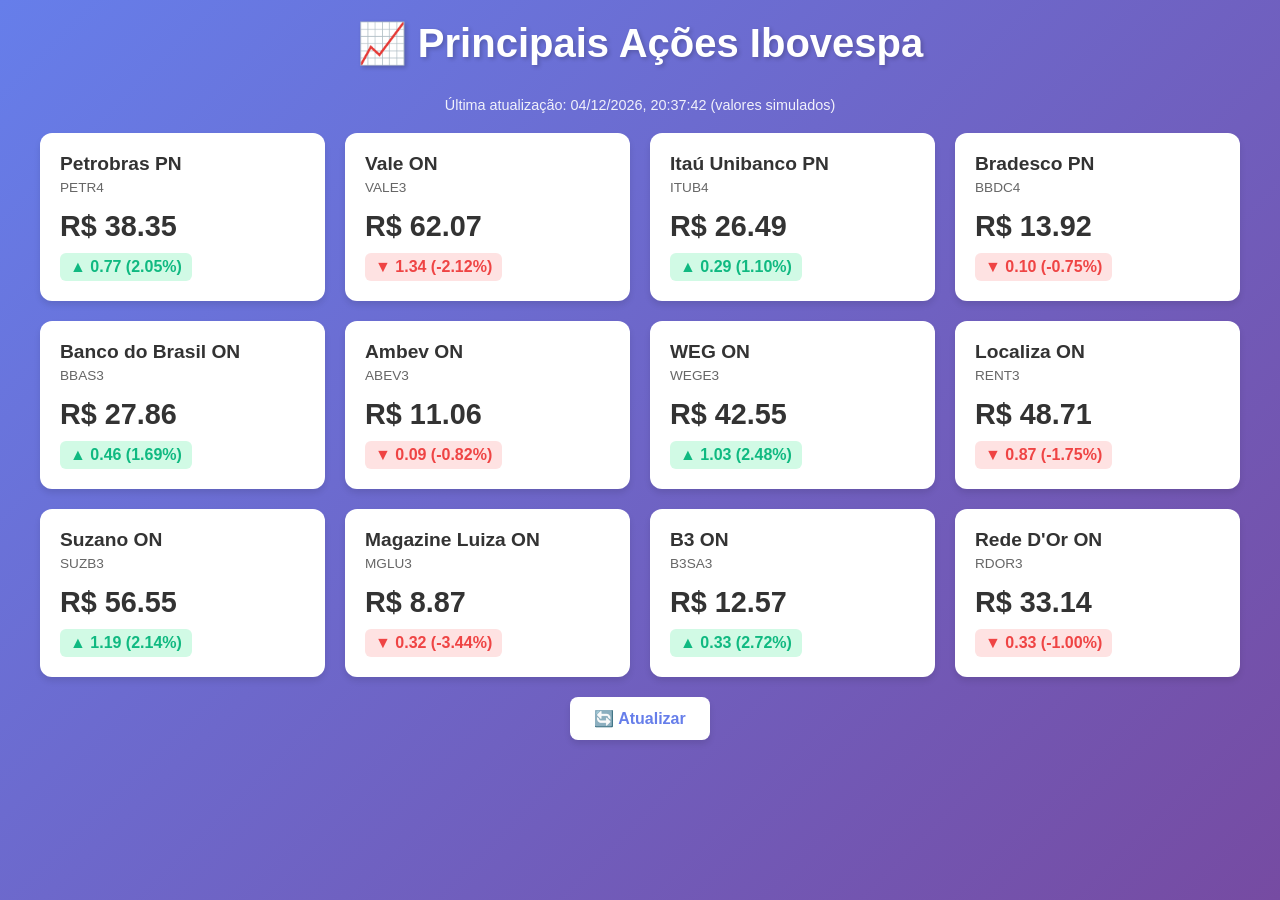
<file: Project/web/index.html>
<!DOCTYPE html>
<html lang="pt-BR">
<head>
    <meta charset="UTF-8">
    <meta name="viewport" content="width=device-width, initial-scale=1.0">
    <title>Principais Ações Ibovespa</title>
    <link rel="stylesheet" href="css/index.css">
</head>
<body>
    <div class="container">
        <h1>📈 Principais Ações Ibovespa</h1>
        <div class="last-update" id="lastUpdate"></div>
        <div id="content">
            <div class="loading">
                <div class="spinner"></div>
                Carregando cotações...
            </div>
        </div>
        <button class="refresh-btn" onclick="loadStocks()">🔄 Atualizar</button>
    </div>

    <script src="js/index.js"></script>
</body>
</html>
</file>
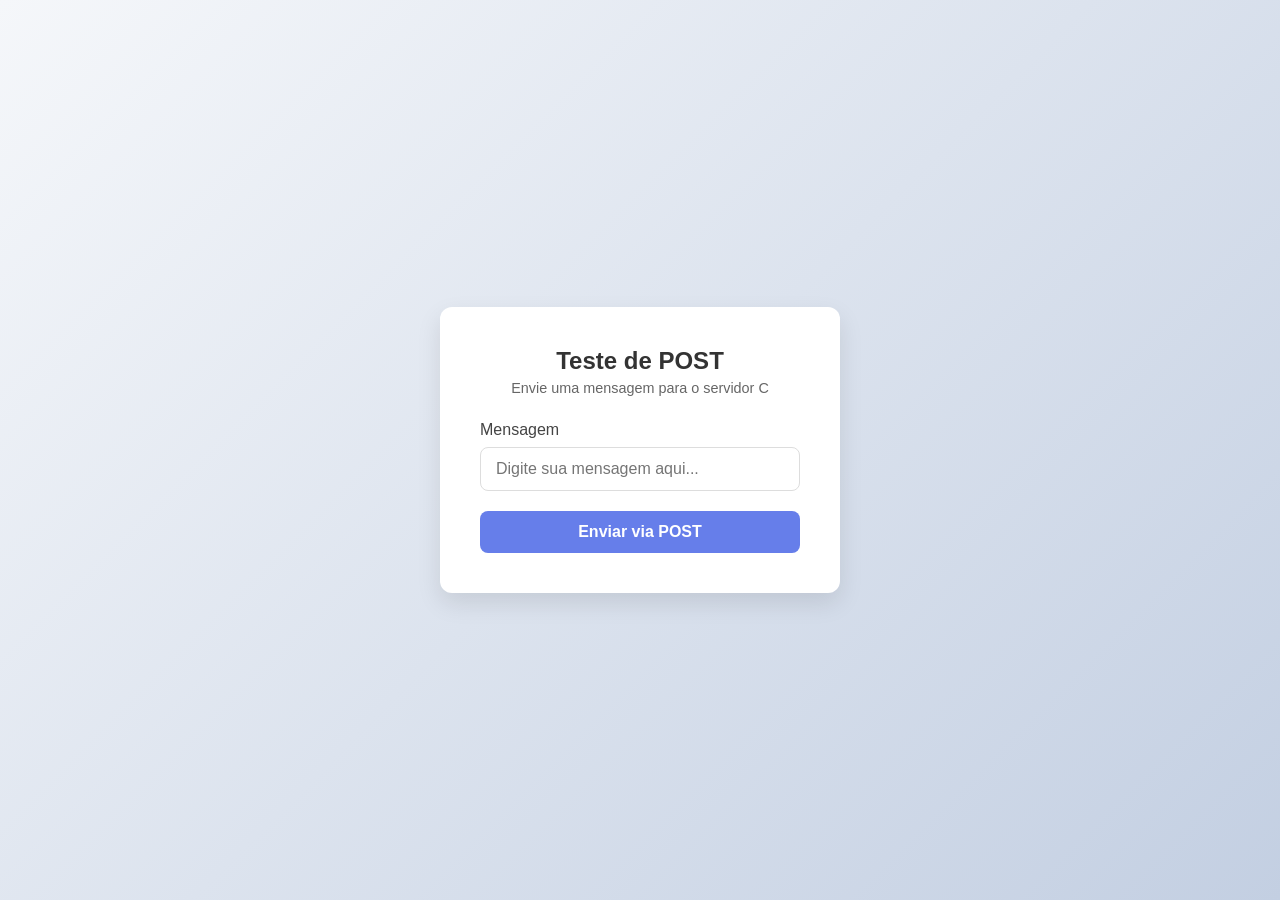
<file: Project/web/formulario.html>
<!DOCTYPE html>
<html lang="pt-br">
<head>
    <meta charset="UTF-8">
    <meta name="viewport" content="width=device-width, initial-scale=1.0">
    <title>Teste de POST</title>
    <link rel="stylesheet" href="css/formulario.css">
</head>
<body>
    <div class="form-container">
        <h2>Teste de POST</h2>
        <p class="subtitle">Envie uma mensagem para o servidor C</p>

        <form id="meuFormulario">
            <div class="input-group">
                <label for="mensagem">Mensagem</label>
                <input type="text" id="mensagem" name="mensagem" placeholder="Digite sua mensagem aqui..." required>
            </div>
            <button type="submit">Enviar via POST</button>
        </form>

        <div id="respostaServidor" class="resposta-oculta"></div>
    </div>

    <script src="js/formulario.js"></script>
</body>
</html>
</file>
<file: Project/web/css/index.css>
* {
    margin: 0;
    padding: 0;
    box-sizing: border-box;
}

body {
    font-family: -apple-system, BlinkMacSystemFont, 'Segoe UI', Roboto, Oxygen, Ubuntu, Cantarell, sans-serif;
    background: linear-gradient(135deg, #667eea 0%, #764ba2 100%);
    min-height: 100vh;
    padding: 20px;
}

.container {
    max-width: 1200px;
    margin: 0 auto;
}

h1 {
    color: white;
    text-align: center;
    margin-bottom: 30px;
    font-size: 2.5em;
    text-shadow: 2px 2px 4px rgba(0,0,0,0.2);
}

.last-update {
    color: rgba(255,255,255,0.9);
    text-align: center;
    margin-bottom: 20px;
    font-size: 0.9em;
}

.stocks-grid {
    display: grid;
    grid-template-columns: repeat(auto-fill, minmax(280px, 1fr));
    gap: 20px;
    margin-bottom: 20px;
}

.stock-card {
    background: white;
    border-radius: 12px;
    padding: 20px;
    box-shadow: 0 4px 6px rgba(0,0,0,0.1);
    transition: transform 0.2s, box-shadow 0.2s;
}

.stock-card:hover {
    transform: translateY(-5px);
    box-shadow: 0 8px 12px rgba(0,0,0,0.15);
}

.stock-symbol {
    font-size: 1.2em;
    font-weight: bold;
    color: #333;
    margin-bottom: 5px;
}

.stock-name {
    font-size: 0.85em;
    color: #666;
    margin-bottom: 15px;
}

.stock-price {
    font-size: 1.8em;
    font-weight: bold;
    color: #333;
    margin-bottom: 10px;
}

.stock-change {
    font-size: 1em;
    font-weight: 600;
    padding: 5px 10px;
    border-radius: 6px;
    display: inline-block;
}

.positive {
    color: #10b981;
    background: #d1fae5;
}

.negative {
    color: #ef4444;
    background: #fee2e2;
}

.loading {
    text-align: center;
    color: white;
    font-size: 1.2em;
    padding: 40px;
}

.error {
    background: #fee2e2;
    color: #991b1b;
    padding: 20px;
    border-radius: 12px;
    text-align: center;
    margin: 20px 0;
}

.spinner {
    border: 4px solid rgba(255,255,255,0.3);
    border-top: 4px solid white;
    border-radius: 50%;
    width: 40px;
    height: 40px;
    animation: spin 1s linear infinite;
    margin: 20px auto;
}

@keyframes spin {
    0% { transform: rotate(0deg); }
    100% { transform: rotate(360deg); }
}

.refresh-btn {
    background: white;
    color: #667eea;
    border: none;
    padding: 12px 24px;
    border-radius: 8px;
    font-size: 1em;
    font-weight: 600;
    cursor: pointer;
    display: block;
    margin: 20px auto;
    box-shadow: 0 4px 6px rgba(0,0,0,0.1);
    transition: all 0.2s;
}

.refresh-btn:hover {
    transform: translateY(-2px);
    box-shadow: 0 6px 8px rgba(0,0,0,0.15);
}

.refresh-btn:active {
    transform: translateY(0);
}
</file>
<file: Project/web/css/formulario.css>
* {
    margin: 0;
    padding: 0;
    box-sizing: border-box;
}

body {
    font-family: -apple-system, BlinkMacSystemFont, 'Segoe UI', Roboto, Oxygen, Ubuntu, Cantarell, sans-serif;
    background: linear-gradient(135deg, #f5f7fa 0%, #c3cfe2 100%);
    min-height: 100vh;
    display: flex;
    justify-content: center;
    align-items: center;
    padding: 20px;
}

.form-container {
    background: white;
    padding: 40px;
    border-radius: 12px;
    box-shadow: 0 10px 25px rgba(0,0,0,0.1);
    width: 100%;
    max-width: 400px;
}

h2 {
    color: #333;
    text-align: center;
    margin-bottom: 5px;
}

.subtitle {
    text-align: center;
    color: #666;
    font-size: 0.9em;
    margin-bottom: 25px;
}

.input-group {
    margin-bottom: 20px;
}

.input-group label {
    display: block;
    margin-bottom: 8px;
    color: #444;
    font-weight: 500;
}

.input-group input {
    width: 100%;
    padding: 12px 15px;
    border: 1px solid #ddd;
    border-radius: 8px;
    font-size: 1em;
    transition: border-color 0.3s;
}

.input-group input:focus {
    outline: none;
    border-color: #667eea;
    box-shadow: 0 0 0 3px rgba(102, 126, 234, 0.1);
}

button {
    width: 100%;
    background: #667eea;
    color: white;
    border: none;
    padding: 12px;
    border-radius: 8px;
    font-size: 1em;
    font-weight: 600;
    cursor: pointer;
    transition: background 0.3s, transform 0.1s;
}

button:hover {
    background: #5a6fd6;
}

button:active {
    transform: scale(0.98);
}

.resposta-oculta {
    display: none;
}

.resposta-visivel {
    display: block;
    margin-top: 20px;
    padding: 15px;
    border-radius: 8px;
    background: #d1fae5;
    color: #065f46;
    font-weight: 500;
    text-align: center;
    border: 1px solid #a7f3d0;
}
</file>
